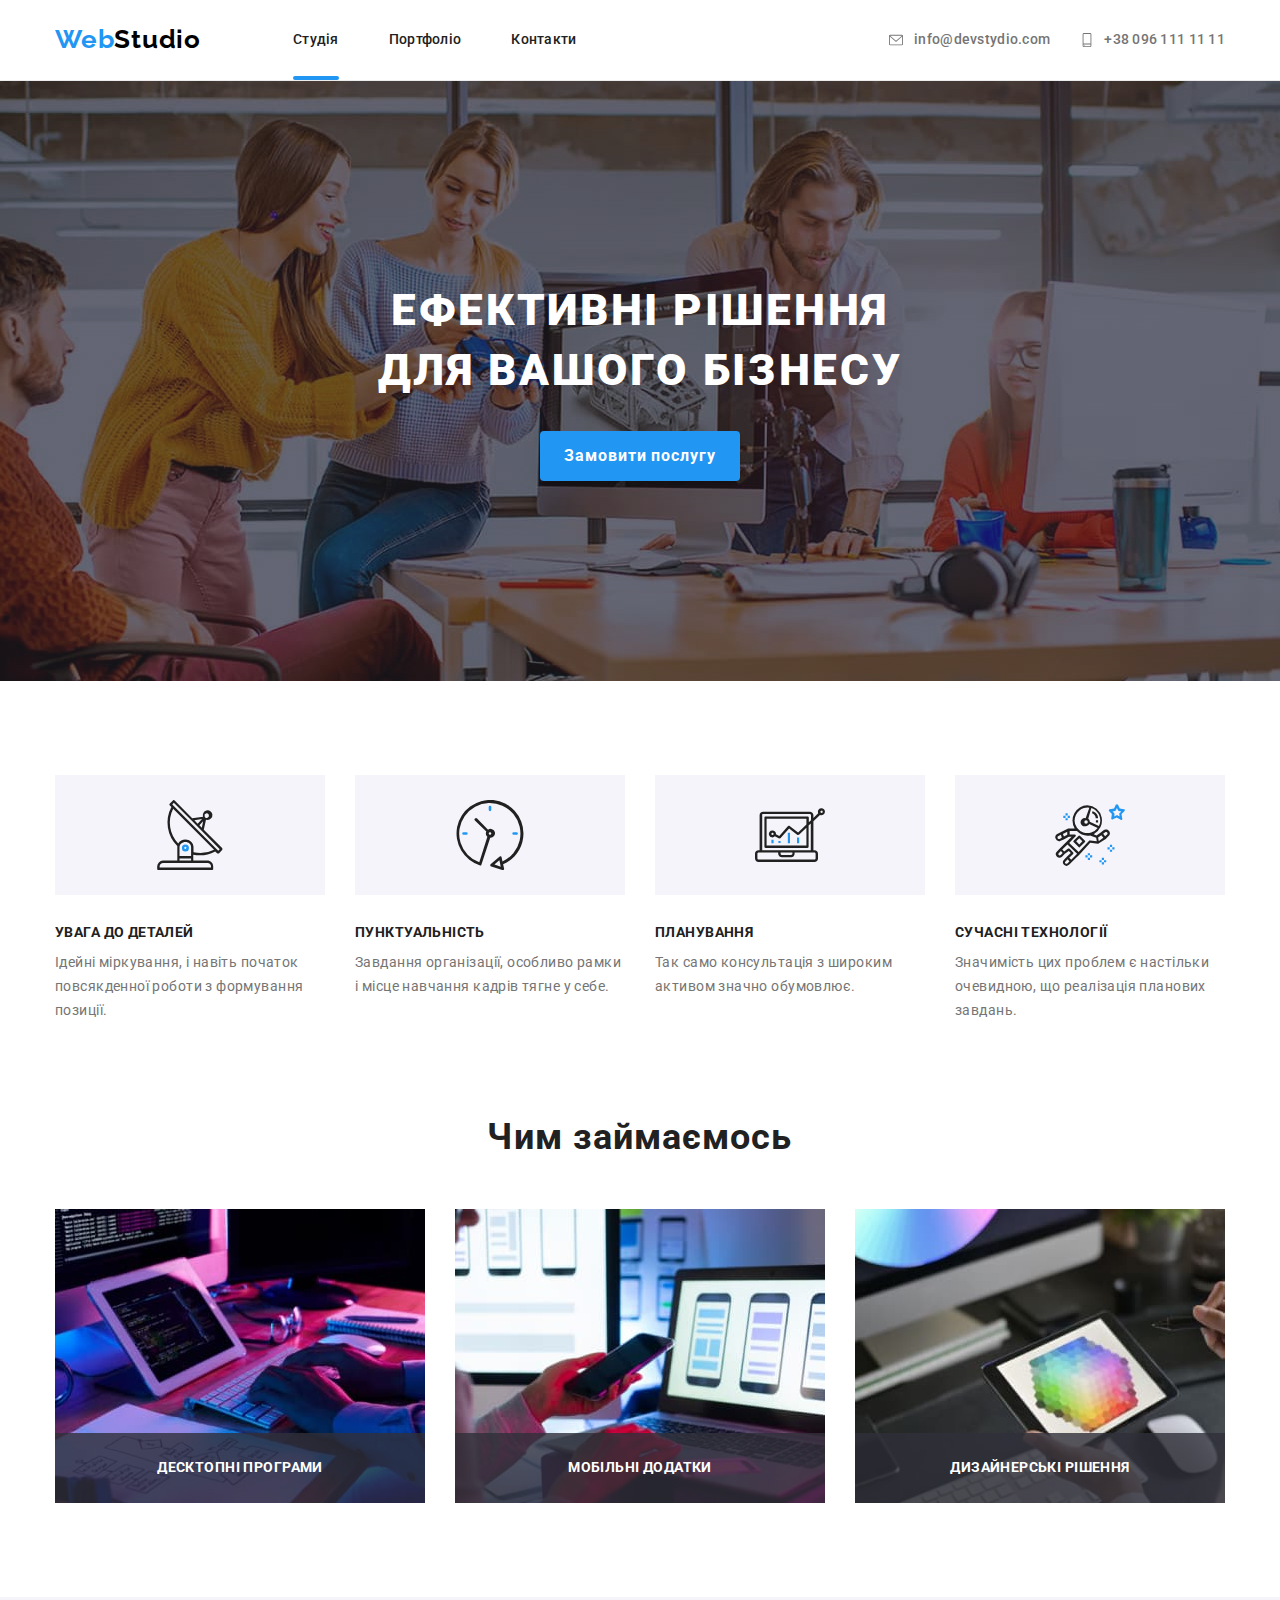
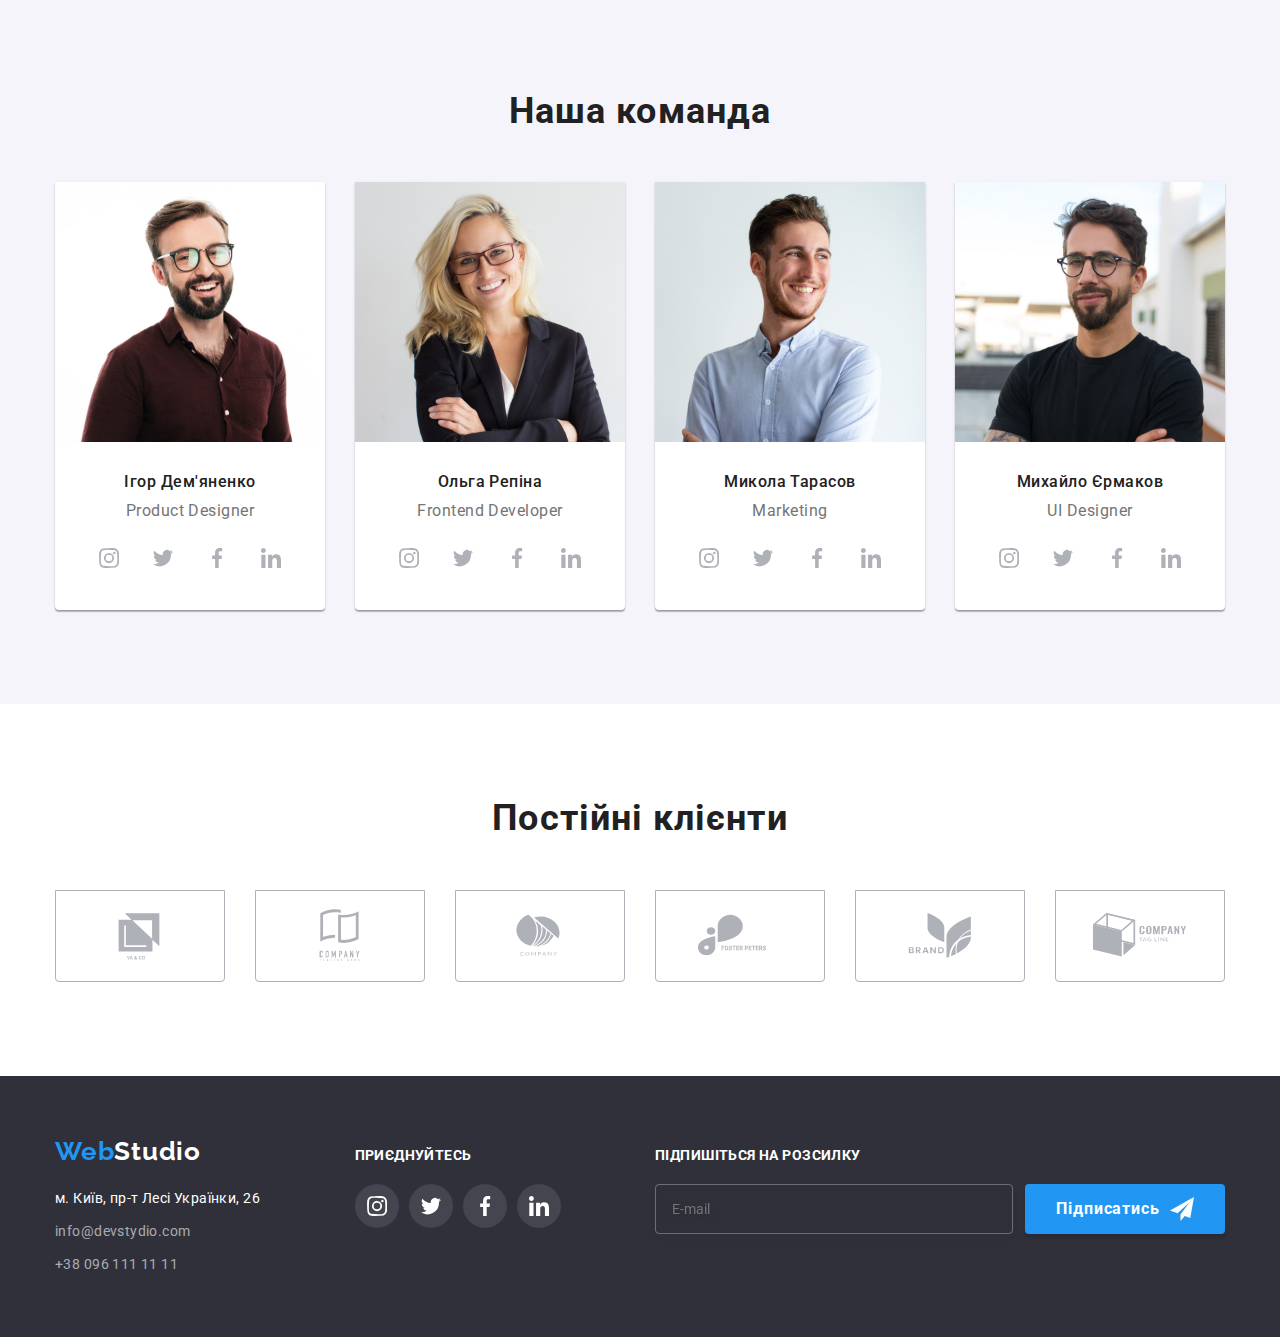
<file: index.html>
<!doctype html>
<html lang="uk-UA">

<head>
    <meta charset="UTF-8">
    <meta http-equiv="X-UA-Compatible" content="IE=edge">
    <meta name="viewport" content="width=device-width, initial-scale=1.0">
    <link rel="preconnect" href="https://fonts.googleapis.com">
    <link rel="preconnect" href="https://fonts.gstatic.com" crossorigin>
    <link href="https://fonts.googleapis.com/css2?family=Raleway:wght@700&family=Roboto:wght@400;500;700;900&display=swap" rel="stylesheet">
    <link rel="stylesheet" href="https://cdnjs.cloudflare.com/ajax/libs/modern-normalize/1.1.0/modern-normalize.min.css">
    <link rel="stylesheet" href="css/main.min.css">
    <title>WebStudio</title>
</head>

<body>
    <!-- Header -->
    <header>
        <!-- Site-nav -->
        <nav class="site-nav">
            <div class="nav container">
                <!-- Logo -->
                <a class="logo" href="./index.html">
                    <span class="logo__color--interactive cursor">Web</span>Studio
                </a>
                <!--Links to other pages or sections of the current page -->
                <ul class="nav__list list">
                    <li class="nav__item"><a href="./index.html" class="nav__link cursor current">Студія</a></li>
                    <li class="nav__item"><a href="./portfolio.html" class="nav__link cursor">Портфоліо</a></li>
                    <li class="nav__item"><a href="./about" class="nav__link cursor">Контакти</a></li>
                </ul>
                <ul class="nav__address list">
                    <li class="nav__item">
                        <a href="mailto:info@devstydio.com" class="nav__link nav__data cursor">
                            <svg class="nav__icon" width="16" height="14">
                            <use href="./images/img/symbol-defs.svg#icon-envelope"></use>
                            </svg> 
                            info@devstydio.com
                        </a>
                    </li>
                    <li class="nav__item">
                        <a href="tel:+380961111111" class="nav__link nav__data cursor">
                            <svg class="nav__icon" width="14" height="16">
                            <use href="./images/img/symbol-defs.svg#icon-smartphone"></use>
                            </svg>
                            +38 096 111 11 11
                        </a>
                    </li>
                </ul>
            </div>
        </nav>
    </header>

    <!-- Main -->
    <main>
        <!-- Hero -->
        <section  class="hero overlay">
            <div class="hero__box">
                <h1 class="hero__title">ефективні рішення <br>для вашого бізнесу</h1>
                <button data-modal-open type="button" class="hero__button cursor">Замовити послугу</button>
            </div>
        </section>
        <!-- Benefits -->
        <section class="benefits">
            <div class="container">
                <ul class="benefits__list list">
                    <li class="benefits__item">
                        <div class="benefits__icon">
                            <svg class="benefits__svg" width="70" height="70">
                                <use href="./images/img/symbol-defs.svg#icon-antenna"></use>
                            </svg>
                        </div>
                        <h3 class="benefits__title">увага до деталей</h3>
                        <p class="benefits__text">Ідейні міркування, і навіть початок повсякденної роботи з формування позиції.</p>
                    </li>
                    <li class="benefits__item">
                        <div class="benefits__icon">
                            <svg class="benefits__svg" width="70" height="70">
                                <use href="./images/img/symbol-defs.svg#icon-clock"></use>
                            </svg>
                        </div>
                        <h3 class="benefits__title">пунктуальність</h3>
                        <p class="benefits__text">Завдання організації, особливо рамки і місце навчання кадрів тягне у себе.</p>
                    </li>
                    <li class="benefits__item">
                        <div class="benefits__icon">
                            <svg class="benefits__svg" width="70" height="70">
                                <use href="./images/img/symbol-defs.svg#icon-diagram"></use>
                            </svg>
                        </div>
                        <h3 class="benefits__title">планування</h3>
                        <p class="benefits__text">Так само консультація з широким активом значно обумовлює.</p>
                    </li>
                    <li class="benefits__item">
                        <div class="benefits__icon">
                            <svg class="benefits__svg" width="70" height="70">
                                <use href="./images/img/symbol-defs.svg#icon-astronaut"></use>
                            </svg>
                        </div>
                        <h3 class="benefits__title">сучасні технології</h3>
                        <p class="benefits__text">Значимість цих проблем є настільки очевидною, що реалізація планових завдань.</p>
                    </li>
                </ul>
            </div>
        </section>
        <!-- What are we doing -->
        <section class="job">
            <div class="container">
                <h2 class="title">Чим займаємось</h2>
                <ul class="list job__list">
                    <li class="job__item">
                            <img  class="no-gap" src="./images/img/box1.jpg" alt="Фото людини, яка пише код" width="370">
                            <p class="job__label">десктопні програми</p>
                    </li>
                    <li class="job__item">
                            <img  class="no-gap" src="./images/img/box2.jpg" alt="Фото людини, яка робить дизайн додатку" width="370">
                            <p class="job__label">мобільні додатки</p>
                    </li>
                    <li class="job__item">
                            <img  class="no-gap" src="./images/img/box3.jpg" alt="Фото людини, яка обирає колір в кольоровому колі Ittena" width="370">
                            <p class="job__label">дизайнерські рішення</p>
                    </li>
                </ul>
            </div>
        </section>
        <!-- Our team -->
        <section class="team">
            <div class="container">
                <h2 class="title">Наша команда</h2>
                <ul class="team__list list">
                    <li class="team__item">
                        <img class="no-gap" src="./images/img/product_designer.jpg" alt="Фото продуктового дизайнера" width="270">
                        <div class="team__box">
                        <h3 class="team__name">Ігор Дем'яненко</h3>
                        <p lang="en" class="team__descridtion">Product Designer</p>
                        <ul class="social list">
                            <li class="social__item cursor">
                                <a href="#" class="social__icon">
                                    <svg class="social__svg" width="20" height="20">
                                        <use href="./images/img/symbol-defs.svg#icon-instagram"></use>
                                    </svg>
                                </a>
                            </li>
                            <li class="social__item cursor">
                                    <a href="#" class="social__icon">
                                    <svg class="social__svg" width="20" height="20">
                                        <use href="./images/img/symbol-defs.svg#icon-twitter"></use>
                                    </svg>
                                </a>
                            </li>
                            <li class="social__item cursor">
                                    <a href="#" class="social__icon">
                                    <svg class="social__svg" width="20" height="20">
                                        <use href="./images/img/symbol-defs.svg#icon-facebook"></use>
                                    </svg>
                                </a>
                            </li>
                            <li class="social__item cursor">
                                <a href="#" class="social__icon">
                                    <svg class="social__svg" width="20" height="20">
                                        <use href="./images/img/symbol-defs.svg#icon-linkedin"></use>
                                    </svg>
                                </a>
                            </li>
                        </ul>
                        </div>
                    </li>
                    <li class="team__item">
                        <img class="no-gap" src="./images/img/frontend_developer.jpg" alt="Фото продуктового дизайнера" width="270">
                        <div class="team__box">
                        <h3 class="team__name">Ольга Репіна</h3>
                        <p lang="en" class="team__descridtion">Frontend Developer</p>
                        <ul class="social list">
                            <li class="social__item cursor">
                                <a href="#" class="social__icon">
                                    <svg class="social__svg" with="20" height="20">
                                        <use href="./images/img/symbol-defs.svg#icon-instagram"></use>
                                    </svg>
                                </a>
                            </li>
                            <li class="social__item cursor">
                                <a href="#" class="social__icon">
                                    <svg class="social__svg" with="20" height="20">
                                        <use href="./images/img/symbol-defs.svg#icon-twitter"></use>
                                    </svg>
                                </a>
                            </li>
                            <li class="social__item cursor">
                                <a href="#" class="social__icon">
                                    <svg class="social__svg" with="20" height="20">
                                        <use href="./images/img/symbol-defs.svg#icon-facebook"></use>
                                    </svg>
                                </a>
                            </li>
                            <li class="social__item cursor">
                                <a href="#" class="social__icon">
                                    <svg class="social__svg" with="20" height="20">
                                        <use href="./images/img/symbol-defs.svg#icon-linkedin"></use>
                                    </svg>
                                </a>
                            </li>
                        </ul>
                        </div>
                    </li>
                    <li class="team__item">
                        <img class="no-gap" src="./images/img/marketing.jpg" alt="Фото продуктового дизайнера" width="270">
                        <div class="team__box">
                        <h3 class="team__name">Микола Тарасов</h3>
                        <p lang="en" class="team__descridtion">Marketing</p>
                        <ul class="social list">
                            <li class="social__item cursor">
                                <a href="#" class="social__icon">
                                    <svg class="social__svg" with="20" height="20">
                                        <use href="./images/img/symbol-defs.svg#icon-instagram"></use>
                                    </svg>
                                </a>
                            </li>
                            <li class="social__item cursor">
                                <a href="#" class="social__icon">
                                    <svg class="social__svg" with="20" height="20">
                                        <use href="./images/img/symbol-defs.svg#icon-twitter"></use>
                                    </svg>
                                </a>
                            </li>
                            <li class="social__item cursor">
                                <a href="#" class="social__icon">
                                    <svg class="social__svg" with="20" height="20">
                                        <use href="./images/img/symbol-defs.svg#icon-facebook"></use>
                                    </svg>
                                </a>
                            </li>
                            <li class="social__item cursor">
                                <a href="#" class="social__icon">
                                    <svg class="social__svg" with="20" height="20">
                                        <use href="./images/img/symbol-defs.svg#icon-linkedin"></use>
                                    </svg>
                                </a>
                            </li>
                        </ul>
                        </div>
                    </li>
                    <li class="team__item">
                        <img class="no-gap" src="./images/img/ui_designer.jpg" alt="Фото продуктового дизайнера" width="270">
                        <div class="team__box">
                        <h3 class="team__name">Михайло Єрмаков</h3>
                        <p lang="en" class="team__descridtion">UI Designer</p>
                        <ul class="social list">
                            <li class="social__item cursor">
                                <a href="#" class="social__icon">
                                    <svg class="social__svg" with="20" height="20">
                                        <use href="./images/img/symbol-defs.svg#icon-instagram"></use>
                                    </svg>
                                </a>
                            </li>
                            <li class="social__item cursor">
                                <a href="#" class="social__icon">
                                    <svg class="social__svg" with="20" height="20">
                                        <use href="./images/img/symbol-defs.svg#icon-twitter"></use>
                                    </svg>
                                </a>
                            </li>
                            <li class="social__item cursor">
                                <a href="#" class="social__icon">
                                    <svg class="social__svg" with="20" height="20">
                                        <use href="./images/img/symbol-defs.svg#icon-facebook"></use>
                                    </svg>
                                </a>
                            </li>
                            <li class="social__item cursor">
                                <a href="#" class="social__icon">
                                    <svg class="social__svg" with="20" height="20">
                                        <use href="./images/img/symbol-defs.svg#icon-linkedin"></use>
                                    </svg>
                                </a>
                            </li>
                        </ul>
                        </div>
                    </li>
                </ul>
            </div>
        </section>
        <!-- Our clients -->
        <section class="client">
            <div class="container">
                <h2 class="title">Постійні клієнти</h2>
                <ul class="client__list list">
                    <li class="client__item">
                        <a href="#" class="client__icon">
                            <svg class="client__svg" width="106" height="60">
                                <use href="./images/img/symbol-defs.svg#icon-group-1"></use>
                            </svg>
                        </a>
                    </li>
                    <li class="client__item">
                        <a href="#" class="client__icon">
                            <svg class="client__svg" width="106" height="60">
                                <use href="./images/img/symbol-defs.svg#icon-group-2"></use>
                            </svg>
                        </a>
                    </li>
                    <li class="client__item">
                        <a href="#" class="client__icon">
                            <svg class="client__svg" width="106" height="60">
                                <use href="./images/img/symbol-defs.svg#icon-group-3"></use>
                            </svg>
                        </a>
                    </li>
                    <li class="client__item">
                        <a href="#" class="client__icon">
                            <svg class="client__svg" width="106" height="60">
                                <use href="./images/img/symbol-defs.svg#icon-group-4"></use>
                            </svg>
                        </a>
                    </li>
                    <li class="client__item">
                        <a href="#" class="client__icon">
                            <svg class="client__svg" width="106" height="60">
                                <use href="./images/img/symbol-defs.svg#icon-group-5"></use>
                            </svg>
                        </a>
                    </li>
                    <li class="client__item">
                        <a href="#" class="client__icon">
                            <svg class="client__svg" width="106" height="60">
                                <use href="./images/img/symbol-defs.svg#icon-group-6"></use>
                            </svg>
                        </a>
                    </li>
                </ul>
            </div>
        </section>
        <!-- Modal -->
        <div  data-modal class="backdrop is-hidden">
            <form class="modal" autocomplete="off">
                <button  data-modal-close type="button" class="modal__button cursor">
                    <svg class="modal__close-icon" width="18" height="18">
                        <use href="./images/img/symbol-defs.svg#icon-close-black-18dp"></use>
                    </svg>
                </button>
                <div class="form" role="group">
                    <h4 class="form__text">Залишіть свої дані, ми вам передзвонимо</h4>
                    <div class="form__field">
                        <label class="form__label" for="name">Ім'я</label>
                            <input class="form__input" type="text" name="name" id="name">
                            <svg class="form__svg" width="18" height="18">
                                <use href="./images/img/symbol-defs.svg#icon-person-black-18dp"></use>
                            </svg>
                    </div>
                    
                    <div class="form__field">
                        <label class="form__label" for="tel">Телефон</label>
                        <input class="form__input" type="tel" name="tel" id="tel">
                        <svg class="form__svg" width="18" height="18">
                            <use href="./images/img/symbol-defs.svg#icon-phone-black-18dp"></use>
                        </svg>
                    </div>
                    
                    <div class="form__field">
                        <label class="form__label" for="mail">Пошта</label>
                        <input class="form__input" type="email" name="mail" id="mail">
                        <svg class="form__svg" width="18" height="18">
                            <use href="./images/img/symbol-defs.svg#icon-email-black-18dp"></use>
                        </svg>
                    </div>
                    
                    <div class="form__field">
                        <label class="form__label" for="comment">Коментар</label>
                        <textarea class="form__text-area" name="comment" id="comment" rows="5" placeholder="Введіть текст"></textarea>
                    </div>

                    <label class="form__checkbox cursor">
                        <input class="form__checkbox-input cursor" type="checkbox" name="policy">
                        <svg class="form__checkbox-svg" width="16" height="15">
                            <use href="./images/img/symbol-defs.svg#icon-check"></use>
                        </svg>
                        Погоджуюся з розсилкою та приймаю <a class="form__policy" href="#">Умови договору</a>
                    </label>
                    <button class="form__submit" type="submit">Відправити</button>
                </div>
            </form>
        </div>
    </main>
    <!-- Footer -->
    <footer>
        <div class="footer container">
            <div>
            <!-- Footer content -->
                <!-- Footer logo -->
                <p class="footer__logo"><span class="logo__color--interactive">Web</span>Studio</p>
                <!-- Contact -->
                <div>
                    <address class="contact">м. Київ, пр-т Лесі Українки, 26</address>
                    <a href="mailto:info@devstydio.com" class="contact__address">info@devstydio.com</a><br>
                    <a href="tel:+380961111111" class="contact__address">+38 096 111 11 11</a>
                </div>
            </div>
            <!-- Join -->
            <div class="join">
                <p class="join__text">приєднуйтесь</p>
                <ul class="join__list social list">
                    <li class="cursor">
                        <a href="#" class="join__social">
                            <svg class="join__svg" width="20" height="20">
                                <use href="./images/img/symbol-defs.svg#icon-instagram"></use>
                            </svg>
                        </a>
                    </li>
                    <li class="cursor">
                        <a href="#" class="join__social">
                            <svg class="join__svg" width="20" height="20">
                                <use href="./images/img/symbol-defs.svg#icon-twitter"></use>
                            </svg>
                        </a>
                    </li>
                    <li class="cursor">
                        <a href="#" class="join__social">
                            <svg class="join__svg" width="20" height="20">
                                <use href="./images/img/symbol-defs.svg#icon-facebook"></use>
                            </svg>
                        </a>
                    </li>
                    <li class="cursor">
                        <a href="#" class="join__social">
                            <svg class="join__svg" width="20" height="20">
                                <use href="./images/img/symbol-defs.svg#icon-linkedin"></use>
                            </svg>
                        </a>
                    </li>
                </ul>
            </div>
            <!-- Subscribe-form -->
            <form class="subscribe">
                <p class="subscribe__text">підпишіться на розсилку</p>
                <div class="subscribe__box">
                    <div class="subscribe__form">
                        <input class="subscribe__email" type="email" name="email" id="footer-email" placeholder="E-mail">
                    </div>
                    <button class="subscribe__button cursor" type="button">
                        <p class="subscribe__button-text">Підписатись</p>
                        <svg class="subscribe__svg" width="24" height="24">
                            <use href="./images/img/symbol-defs.svg#icon-send"></use>
                        </svg>
                    </button>
                </div>
            </form>
        </div>
    </footer>
    <script src="./js/modal.js"></script>
</body>

</html>
</file>
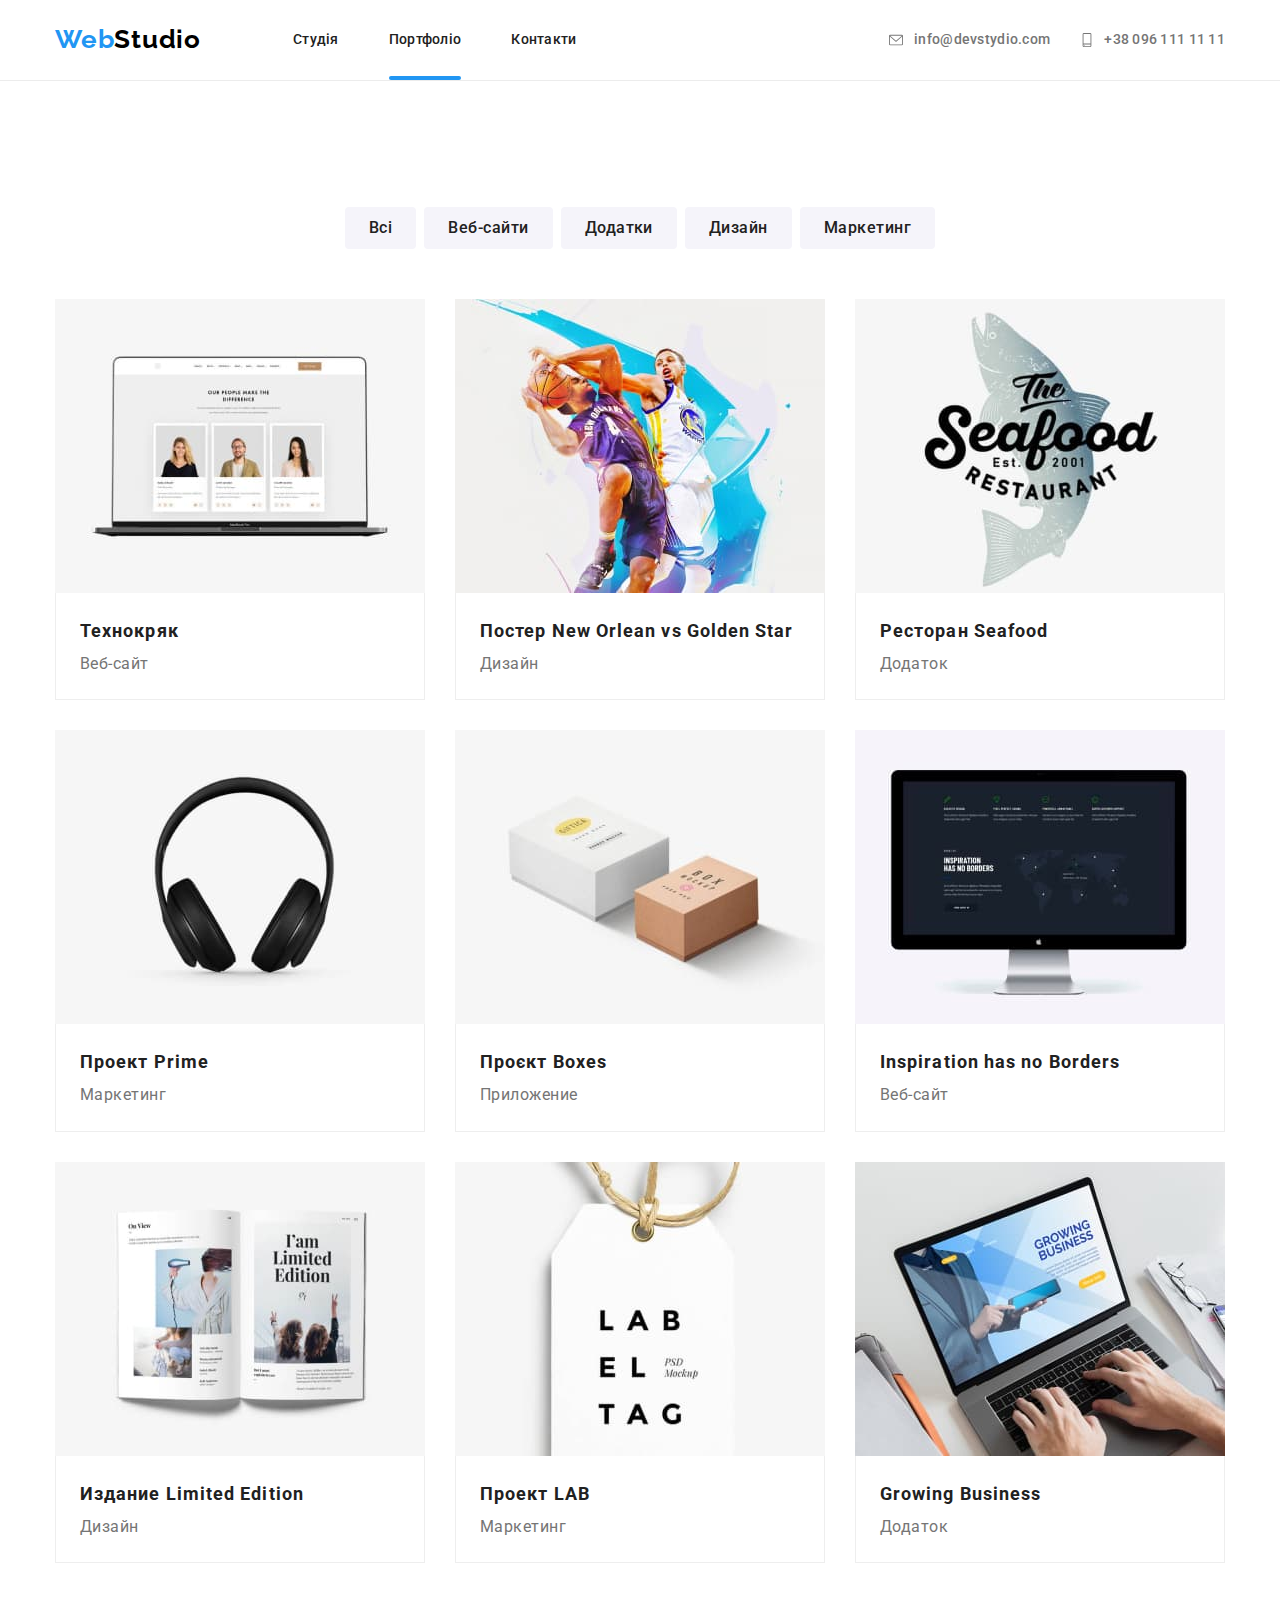
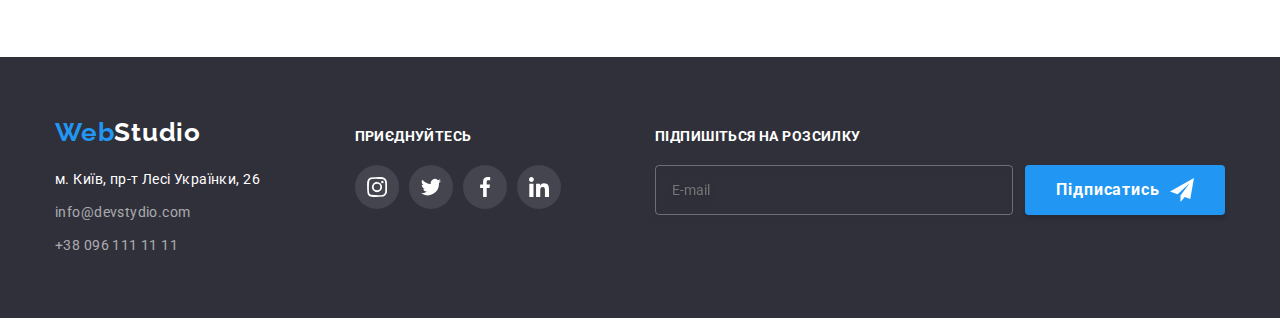
<file: portfolio.html>
<!DOCTYPE html>
<html lang="en">
<head>
    <meta charset="UTF-8">
    <meta http-equiv="X-UA-Compatible" content="IE=edge">
    <meta name="viewport" content="width=device-width, initial-scale=1.0">
    <link rel="preconnect" href="https://fonts.googleapis.com">
    <link rel="preconnect" href="https://fonts.gstatic.com" crossorigin>
    <link href="https://fonts.googleapis.com/css2?family=Raleway:wght@700&family=Roboto:wght@400;500;700;900&display=swap"
    rel="stylesheet">
    <link rel="stylesheet" href="https://cdnjs.cloudflare.com/ajax/libs/modern-normalize/1.1.0/modern-normalize.min.css">
    <link rel="stylesheet" href="css/main.min.css">
    <title>Portfolio</title>
</head>
<body>
    <!-- Header -->
    <header>
        <!-- Site-nav -->
        <nav class="site-nav">
            <div class="nav container">
                <!-- Logo -->
                <a class="logo" href="./index.html">
                    <span class="logo__color--interactive cursor">Web</span>Studio
                </a>
                <!--Links to other pages or sections of the current page -->
                <ul class="nav__list list">
                    <li class="nav__item"><a href="./index.html" class="nav__link cursor">Студія</a></li>
                    <li class="nav__item"><a href="./portfolio.html" class="nav__link cursor current">Портфоліо</a></li>
                    <li class="nav__item"><a href="./about" class="nav__link cursor">Контакти</a></li>
                </ul>
                <ul class="nav__address list">
                    <li class="nav__item">
                        <a href="mailto:info@devstydio.com" class="nav__link nav__data cursor">
                            <svg class="nav__icon" width="16" height="14">
                                <use href="./images/img/symbol-defs.svg#icon-envelope"></use>
                            </svg>
                            info@devstydio.com
                        </a>
                    </li>
                    <li class="nav__item">
                        <a href="tel:+380961111111" class="nav__link nav__data cursor">
                            <svg class="nav__icon" width="14" height="16">
                                <use href="./images/img/symbol-defs.svg#icon-smartphone"></use>
                            </svg>
                            +38 096 111 11 11
                        </a>
                    </li>
                </ul>
            </div>
        </nav>
    </header>
    <!-- Main portfolio -->
    <main>
        <section class="portfolio-main">
            <div class="container">
                <h1 class="invisible">Наші роботи</h1>
                <!-- Portfolio filter -->
                <ul class="filter list">
                    <li>
                        <button type="button" class="filter__button cursor">Всі</button>
                    </li>
                    <li> 
                        <button type="button" class="filter__button cursor">Веб-сайти</button>
                    </li>
                    <li> 
                        <button type="button" class="filter__button cursor">Додатки</button>
                    </li>   
                    <li> 
                        <button type="button" class="filter__button cursor">Дизайн</button>
                    </li>
                    <li> 
                        <button type="button" class="filter__button cursor">Маркетинг</button>
                    </li>
                </ul>
                <ul class="card-set list">
                    <li class="cursor">
                        <div class="card-set__filter">
                            <div class="card-set__box">
                                <img class="no-gap" src="./images/img-portfolio/img-0.jpg" alt="Фото ноутбука з відкритою веб сторінкою" width="370">
                                <div class="card-set__overlay">
                                    <p class="card-set__text">Lorem ipsum dolor sit amet consectetur adipisicing elit. Laboriosam, nisi dolorem? Maiores sint repellat fugit laudantium, quis mollitia itaque voluptate molestias voluptas dolores doloribus dicta? Quisquam nisi mollitia quos sequi!
                                    </p>
                                </div>
                            </div>
                            <div class="card-set__sub">
                                <h2 class="card-set__subject">Технокряк</h2>
                                <p class="card-set__name">Веб-сайт</p>
                            </div>
                        </div>
                    </li>
                    <li class="cursor">
                        <div class="card-set__filter">
                            <div class="card-set__box">
                                <img class="no-gap" src="./images/img-portfolio/img-1.jpg" alt="Фото людей граючих в баскетбол" width="370">
                                <div class="card-set__overlay">
                                    <p class="card-set__text">Lorem ipsum dolor sit amet consectetur adipisicing elit. Laboriosam, nisi dolorem? Maiores sint repellat fugit laudantium, quis mollitia itaque voluptate molestias voluptas dolores doloribus dicta? Quisquam nisi mollitia quos sequi!
                                    </p>
                                </div>
                            </div>
                            <div class="card-set__sub">
                                <h2 class="card-set__subject">Постер New Orlean vs Golden Star</h2>
                                <p class="card-set__name">Дизайн</p>
                            </div>
                        </div>
                    </li>
                    <li class="cursor">
                        <div class="card-set__filter">
                            <div class="card-set__box">
                                <img class="no-gap" src="./images/img-portfolio/img-2.jpg" alt="Плашкаресторану морської риби" width="370">
                                <div class="card-set__overlay">
                                    <p class="card-set__text">Lorem ipsum dolor sit amet consectetur adipisicing elit. Laboriosam, nisi dolorem? Maiores sint repellat fugit laudantium, quis mollitia itaque voluptate molestias voluptas dolores doloribus dicta? Quisquam nisi mollitia quos sequi!
                                    </p>
                                </div>
                            </div>
                            <div class="card-set__sub">
                                <h2 class="card-set__subject">Ресторан Seafood</h2>
                                <p class="card-set__name">Додаток</p>
                            </div>
                        </div>
                    </li>
                    <li class="cursor">
                        <div class="card-set__filter">
                            <div class="card-set__box">
                                <img class="no-gap" src="./images/img-portfolio/img-3.jpg" alt="Фото навушників" width="370">
                                <div class="card-set__overlay">
                                    <p class="card-set__text">Lorem ipsum dolor sit amet consectetur adipisicing elit. Laboriosam, nisi dolorem? Maiores sint repellat fugit laudantium, quis mollitia itaque voluptate molestias voluptas dolores doloribus dicta? Quisquam nisi mollitia quos sequi!
                                    </p>
                                </div>
                            </div>
                            <div class="card-set__sub">
                                <h2 class="card-set__subject">Проект Prime</h2>
                                <p class="card-set__name">Маркетинг</p>
                            </div>
                        </div>
                    </li>
                    <li class="cursor">
                        <div class="card-set__filter">
                            <div class="card-set__box">
                                <img class="no-gap" src="./images/img-portfolio/img-4.jpg" alt="Фото двох кробок" width="370">
                                <div class="card-set__overlay">
                                    <p class="card-set__text">Lorem ipsum dolor sit amet consectetur adipisicing elit. Laboriosam, nisi dolorem? Maiores sint repellat fugit laudantium, quis mollitia itaque voluptate molestias voluptas dolores doloribus dicta? Quisquam nisi mollitia quos sequi!
                                    </p>
                                </div>
                            </div>
                            <div class="card-set__sub">
                                <h2 class="card-set__subject">Проєкт Boxes</h2>
                                <p class="card-set__name">Приложение</p>
                            </div>
                        </div>
                    </li>
                    <li class="cursor">
                        <div class="card-set__filter">
                            <div class="card-set__box">
                                <img class="no-gap" src="./images/img-portfolio/img-5.jpg" alt="Фото включеного моноблока" width="370">
                                <div class="card-set__overlay">
                                    <p class="card-set__text">Lorem ipsum dolor sit amet consectetur adipisicing elit. Laboriosam, nisi dolorem? Maiores sint repellat fugit laudantium, quis mollitia itaque voluptate molestias voluptas dolores doloribus dicta? Quisquam nisi mollitia quos sequi!
                                    </p>
                                </div>  
                            </div>
                            <div class="card-set__sub">
                                <h2 class="card-set__subject" lang="en">Inspiration has no Borders</h2>
                                <p class="card-set__name">Веб-сайт</p>
                            </div>
                        </div>
                    </li>
                    <li class="cursor">
                        <div class="card-set__filter">
                            <div class="card-set__box">
                                <img class="no-gap" src="./images/img-portfolio/img-6.jpg" alt="Фото відкритої книги" width="370">
                                <div class="card-set__overlay">
                                    <p class="card-set__text">Lorem ipsum dolor sit amet consectetur adipisicing elit. Laboriosam, nisi dolorem? Maiores sint repellat fugit laudantium, quis mollitia itaque voluptate molestias voluptas dolores doloribus dicta? Quisquam nisi mollitia quos sequi!
                                    </p>
                                </div>
                            </div>
                            <div class="card-set__sub">
                                <h2 class="card-set__subject">Издание Limited Edition</h2>
                                <p class="card-set__name">Дизайн</p>
                            </div>
                        </div>
                    </li>
                    <li class="cursor">
                        <div class="card-set__filter">
                            <div class="card-set__box">
                                <img class="no-gap" src="./images/img-portfolio/img-7.jpg" alt="Фото етикетки від одягу" width="370">
                                <div class="card-set__overlay">
                                    <p class="card-set__text">Lorem ipsum dolor sit amet consectetur adipisicing elit. Laboriosam, nisi dolorem? Maiores sint repellat fugit laudantium, quis mollitia itaque voluptate molestias voluptas dolores doloribus dicta? Quisquam nisi mollitia quos sequi!
                                    </p>
                                </div>
                            </div>
                            <div class="card-set__sub">
                                <h2 class="card-set__subject">Проект LAB</h2>
                                <p class="card-set__name">Маркетинг</p>
                            </div>
                        </div>
                    </li>
                    <li class="cursor">
                        <div class="card-set__filter">
                            <div class="card-set__box">
                                <img class="no-gap" src="./images/img-portfolio/img-8.jpg" alt="Фото з руками людини яка працює за ноутбуком" width="370">
                                <div class="card-set__overlay">
                                    <p class="card-set__text">Lorem ipsum dolor sit amet consectetur adipisicing elit. Laboriosam, nisi dolorem? Maiores sint repellat fugit laudantium, quis mollitia itaque voluptate molestias voluptas dolores doloribus dicta? Quisquam nisi mollitia quos sequi!
                                    </p>
                                </div>
                            </div>
                            <div class="card-set__sub">
                                <h2 class="card-set__subject" lang="en">Growing Business</h2>
                                <p class="card-set__name">Додаток</p>
                            </div>
                        </div>
                    </li>
                </ul>
            </div>
        </section>

    </main>
    <!-- Footer -->
    <footer>
        <div class="footer container">
            <div>
                <!-- Footer content -->
                <!-- Footer logo -->
                <p class="footer__logo"><span class="logo__color--interactive">Web</span>Studio</p>
                <!-- Contact -->
                <div>
                    <address class="contact">м. Київ, пр-т Лесі Українки, 26</address>
                    <a href="mailto:info@devstydio.com" class="contact__address">info@devstydio.com</a><br>
                    <a href="tel:+380961111111" class="contact__address">+38 096 111 11 11</a>
                </div>
            </div>
            <!-- Join -->
            <div class="join">
                <p class="join__text">приєднуйтесь</p>
                <ul class="join__list social list">
                    <li class="cursor">
                        <a href="#" class="join__social">
                            <svg class="join__svg" width="20" height="20">
                                <use href="./images/img/symbol-defs.svg#icon-instagram"></use>
                            </svg>
                        </a>
                    </li>
                    <li class="cursor">
                        <a href="#" class="join__social">
                            <svg class="join__svg" width="20" height="20">
                                <use href="./images/img/symbol-defs.svg#icon-twitter"></use>
                            </svg>
                        </a>
                    </li>
                    <li class="cursor">
                        <a href="#" class="join__social">
                            <svg class="join__svg" width="20" height="20">
                                <use href="./images/img/symbol-defs.svg#icon-facebook"></use>
                            </svg>
                        </a>
                    </li>
                    <li class="cursor">
                        <a href="#" class="join__social">
                            <svg class="join__svg" width="20" height="20">
                                <use href="./images/img/symbol-defs.svg#icon-linkedin"></use>
                            </svg>
                        </a>
                    </li>
                </ul>
            </div>
            <!-- Subscribe-form -->
            <form class="subscribe">
                <p class="subscribe__text">підпишіться на розсилку</p>
                <div class="subscribe__box">
                    <div class="subscribe__form">
                        <input class="subscribe__email" type="email" name="email" id="footer-email" placeholder="E-mail">
                    </div>
                    <button class="subscribe__button cursor" type="button">
                        <p class="subscribe__button-text">Підписатись</p>
                        <svg class="subscribe__svg" width="24" height="24">
                            <use href="./images/img/symbol-defs.svg#icon-send"></use>
                        </svg>
                    </button>
                </div>
            </form>
        </div>
    </footer>
</body>
</html>
</file>
<file: css/main.min.css>
:root{--primary-headlines-color: #212121;--secondary-text-color: #FFFFFF;--text-color: #757575;--interactive-color: #2196F3;--accent-color-shadow: #188ce8;--primary-bcg-color: #FFFFFF;--secondary-bcg-color: #E5E5E5;--trethiary-bcg-color: #F5F4FA;--hero-bcg-color: #2F303A;--overlay-color: rgba(47, 48, 58, 0.4);--secondary-overlay-color: rgba(47, 48, 58, 0.8);--icon-color: #AFB1B8;--form-border-color: rgba(255, 255, 255, 0.3);--form-text-color: rgba(255, 255, 255, 0.6);--font-family-primary: "Roboto", sans-serif;--transition-duration: 250ms;--transition-timing-function: cubic-bezier(0.4, 0, 0.2, 1) }body{font-family:var(--font-family-primary);background-color:var(--primary-bcg-color);color:var(--primary-headlines-color);font-size:14px;letter-spacing:.02em}.container{margin-left:auto;margin-right:auto;width:1200px;padding-left:15px;padding-right:15px}.cursor{cursor:pointer}.list{list-style:none;margin-top:0px;margin-bottom:0px;-webkit-padding-start:0px;padding-inline-start:0px}h1,h2,h3,h4,h5,h6,p{margin-top:0;margin-bottom:0}.title{margin-bottom:50px;font-weight:700;font-size:36px;line-height:1.16;text-align:center;letter-spacing:.03em}.current::after{content:"";position:absolute;left:0;bottom:0;border-radius:2px;display:block;width:100%;height:4px;background-color:var(--interactive-color)}.portfolio-main,.client,.team,.job,.benefits{padding-top:94px;padding-bottom:94px}.site-nav{background-color:var(--primary-bcg-color);border-bottom:1px solid #ececec}.nav{display:-webkit-box;display:-ms-flexbox;display:flex;-webkit-box-align:center;-ms-flex-align:center;align-items:center;-webkit-box-pack:justify;-ms-flex-pack:justify;justify-content:space-between}.nav__list{display:-webkit-box;display:-ms-flexbox;display:flex;margin-left:92px;gap:50px}.nav__link{position:relative;display:block;padding-top:32px;padding-bottom:32px;color:var(--primary-headlines-color);text-decoration:none;line-height:1.14;font-weight:500}.nav__address{display:-webkit-box;display:-ms-flexbox;display:flex;margin-left:auto;gap:30px}.nav__data{display:-webkit-box;display:-ms-flexbox;display:flex;-webkit-box-align:center;-ms-flex-align:center;align-items:center;color:var(--text-color);text-decoration:none;line-height:1.14;font-weight:500;-webkit-transition:color var(--transition-duration) var(--transition-timing-function);transition:color var(--transition-duration) var(--transition-timing-function)}.nav__icon{margin-right:10px;fill:var(--text-color);-webkit-transition:fill var(--transition-duration) var(--transition-timing-function);transition:fill var(--transition-duration) var(--transition-timing-function)}.nav__link:hover,.nav__link:focus,.nav__data:hover .nav__icon,.nav__data:focus .nav__icon{color:var(--interactive-color);fill:var(--interactive-color);-webkit-transition:fill var(--transition-duration) var(--transition-timing-function),color var(--transition-duration) var(--transition-timing-function);transition:fill var(--transition-duration) var(--transition-timing-function),color var(--transition-duration) var(--transition-timing-function)}.logo{color:#000;text-decoration:none;font-family:"Raleway";font-weight:700;font-size:26px;line-height:1.2;letter-spacing:.03em}.logo__color--interactive{color:var(--interactive-color)}.overlay{max-width:1600px;min-height:600px;margin-left:auto;margin-right:auto;background-image:-webkit-gradient(linear, left top, left bottom, from(var(--overlay-color)), to(var(--overlay-color))),url("../images/img/hero-photo.jpg ");background-image:linear-gradient(var(--overlay-color), var(--overlay-color)),url("../images/img/hero-photo.jpg ");background-size:cover;background-position:center}.hero{text-align:center;background-color:var(--hero-bcg-color)}.hero__box{padding-top:200px;padding-bottom:200px}.hero__title{color:var(--secondary-text-color);font-weight:900;font-size:44px;line-height:1.36;letter-spacing:.06em;text-transform:uppercase}.hero__button{display:inline-block;margin-top:30px;width:200px;height:50px;color:var(--secondary-text-color);background-color:var(--interactive-color);font-weight:700;font-size:16px;line-height:1.88;-webkit-box-align:center;-ms-flex-align:center;align-items:center;text-align:center;letter-spacing:.06em;border-color:rgba(0,0,0,0);border-radius:4px;-webkit-box-shadow:0px 4px 4px rgba(0,0,0,.15);box-shadow:0px 4px 4px rgba(0,0,0,.15);-webkit-transition:background-color var(--transition-duration) var(--transition-timing-function);transition:background-color var(--transition-duration) var(--transition-timing-function)}.hero__button:hover,.hero__button:focus{background-color:var(--accent-color-shadow);-webkit-transition:background-color var(--transition-duration) var(--transition-timing-function);transition:background-color var(--transition-duration) var(--transition-timing-function)}.benefits{padding-bottom:0}.benefits__list{display:-webkit-box;display:-ms-flexbox;display:flex;-webkit-box-pack:center;-ms-flex-pack:center;justify-content:center;gap:30px}.benefits__item{width:270px}.benefits__icon{display:-webkit-box;display:-ms-flexbox;display:flex;width:270px;height:120px;margin-bottom:30px;background-color:var(--trethiary-bcg-color)}.benefits__svg{margin-top:25px;margin-bottom:25px;margin-left:100px;margin-right:100px}.benefits__title{margin-bottom:10px;font-weight:700;font-size:14px;line-height:1.14;letter-spacing:.03em;text-transform:uppercase}.benefits__text{color:var(--text-color);line-height:1.71;letter-spacing:.03em}.job__list{display:-webkit-box;display:-ms-flexbox;display:flex;-webkit-box-pack:center;-ms-flex-pack:center;justify-content:center;gap:30px}.job__item{position:relative}.job__item::before{content:"";display:inline-block;position:absolute;left:0;bottom:0;width:100%;height:70px;background-color:var(--secondary-overlay-color)}.job__label{position:absolute;left:50%;bottom:27px;-webkit-transform:translate(-50%);transform:translate(-50%);font-weight:700;font-size:14px;line-height:1.14;letter-spacing:.03em;text-align:center;text-transform:uppercase;color:var(--secondary-text-color)}.team{background-color:var(--trethiary-bcg-color);background-repeat:no-repeat;background-position:center}.team__list{display:-webkit-box;display:-ms-flexbox;display:flex;-webkit-box-pack:center;-ms-flex-pack:center;justify-content:center;gap:30px}.team__item{background-color:var(--primary-bcg-color);width:270px;-webkit-box-shadow:0px 1px 3px rgba(0,0,0,.12),0px 1px 1px rgba(0,0,0,.14),0px 2px 1px rgba(0,0,0,.2);box-shadow:0px 1px 3px rgba(0,0,0,.12),0px 1px 1px rgba(0,0,0,.14),0px 2px 1px rgba(0,0,0,.2);border-radius:0px 0px 4px 4px}.team__box{padding-top:30px;padding-bottom:30px}.team__name{padding-bottom:10px;font-size:16px;line-height:1.19;letter-spacing:.03em;text-align:center;font-weight:500}.team__descridtion{color:var(--text-color);font-size:16px;line-height:1.19;text-align:center;letter-spacing:.03em}.social{display:-webkit-box;display:-ms-flexbox;display:flex;-webkit-box-pack:center;-ms-flex-pack:center;justify-content:center;margin-top:16px;margin-left:32px;margin-right:32px;gap:10px}.social__item{width:44px;height:44px}.social__icon{display:-webkit-box;display:-ms-flexbox;display:flex;border-radius:100%;-webkit-transition:background-color var(--transition-duration) var(--transition-timing-function);transition:background-color var(--transition-duration) var(--transition-timing-function)}.social__icon:hover,.social__icon:focus,.social__icon:hover .social__svg,.social__icon:focus .social__svg{fill:var(--secondary-text-color);background-color:var(--interactive-color);-webkit-transition:fill var(--transition-duration) var(--transition-timing-function),background-color var(--transition-duration) var(--transition-timing-function);transition:fill var(--transition-duration) var(--transition-timing-function),background-color var(--transition-duration) var(--transition-timing-function)}.social__svg{margin:12px;width:44px;fill:var(--icon-color);-webkit-transition:fill var(--transition-duration) var(--transition-timing-function);transition:fill var(--transition-duration) var(--transition-timing-function)}.client__list{display:-webkit-box;display:-ms-flexbox;display:flex;-webkit-box-pack:center;-ms-flex-pack:center;justify-content:center;gap:30px}.client__icon{display:-webkit-box;display:-ms-flexbox;display:flex;-webkit-box-pack:center;-ms-flex-pack:center;justify-content:center;-webkit-box-align:center;-ms-flex-align:center;align-items:center;width:170px;height:92px;border:1px solid var(--icon-color);border-radius:0px 0px 4px 4px;-webkit-transition:border var(--transition-duration) var(--transition-timing-function);transition:border var(--transition-duration) var(--transition-timing-function)}.client__icon:hover,.client__icon:focus{border-color:var(--interactive-color);-webkit-transition:border-color var(--transition-duration) var(--transition-timing-function);transition:border-color var(--transition-duration) var(--transition-timing-function)}.client__svg{fill:var(--icon-color);-webkit-transition:fill var(--transition-duration) var(--transition-timing-function);transition:fill var(--transition-duration) var(--transition-timing-function)}.client__icon:hover .client__svg,.client__icon:focus .client__svg{fill:var(--interactive-color);-webkit-transition:fill var(--transition-duration) var(--transition-timing-function);transition:fill var(--transition-duration) var(--transition-timing-function)}.backdrop{position:fixed;top:0;left:0;width:100%;height:100%;background-color:rgba(0,0,0,.2);opacity:1;-webkit-transition:opacity var(--transition-duration) var(--transition-timing-function);transition:opacity var(--transition-duration) var(--transition-timing-function);z-index:2}.backdrop.is-hidden .modal{-webkit-transform:translate(-50%, -50%) scale(0.9);transform:translate(-50%, -50%) scale(0.9);opacity:0;-webkit-transition:opacity var(--transition-duration) var(--transition-timing-function),scale var(--transition-duration) var(--transition-timing-function),-webkit-transform var(--transition-duration) var(--transition-timing-function);transition:opacity var(--transition-duration) var(--transition-timing-function),scale var(--transition-duration) var(--transition-timing-function),-webkit-transform var(--transition-duration) var(--transition-timing-function);transition:opacity var(--transition-duration) var(--transition-timing-function),transform var(--transition-duration) var(--transition-timing-function),scale var(--transition-duration) var(--transition-timing-function);transition:opacity var(--transition-duration) var(--transition-timing-function),transform var(--transition-duration) var(--transition-timing-function),scale var(--transition-duration) var(--transition-timing-function),-webkit-transform var(--transition-duration) var(--transition-timing-function)}.modal{position:absolute;top:50%;left:50%;-webkit-transform:translate(-50%, -50%) scale(1);transform:translate(-50%, -50%) scale(1);width:528px;height:581px;opacity:1;-webkit-box-shadow:0px 1px 3px rgba(0,0,0,.12),0px 1px 1px rgba(0,0,0,.14),0px 2px 1px rgba(0,0,0,.2);box-shadow:0px 1px 3px rgba(0,0,0,.12),0px 1px 1px rgba(0,0,0,.14),0px 2px 1px rgba(0,0,0,.2);border-radius:4px;-webkit-transition:opacity var(--transition-duration) var(--transition-timing-function),scale var(--transition-duration) var(--transition-timing-function),-webkit-transform var(--transition-duration) var(--transition-timing-function);transition:opacity var(--transition-duration) var(--transition-timing-function),scale var(--transition-duration) var(--transition-timing-function),-webkit-transform var(--transition-duration) var(--transition-timing-function);transition:opacity var(--transition-duration) var(--transition-timing-function),transform var(--transition-duration) var(--transition-timing-function),scale var(--transition-duration) var(--transition-timing-function);transition:opacity var(--transition-duration) var(--transition-timing-function),transform var(--transition-duration) var(--transition-timing-function),scale var(--transition-duration) var(--transition-timing-function),-webkit-transform var(--transition-duration) var(--transition-timing-function);background-color:var(--primary-bcg-color)}.modal__button{position:absolute;top:8px;right:8px;border-radius:100%;border:1px solid rgba(0,0,0,.1);width:30px;height:30px;background-color:var(--primary-bcg-color);-webkit-transition:fill var(--transition-duration) var(--transition-timing-function);transition:fill var(--transition-duration) var(--transition-timing-function)}.modal__button:hover,.modal__button:focus{fill:var(--interactive-color);-webkit-transition:fill var(--transition-duration) var(--transition-timing-function);transition:fill var(--transition-duration) var(--transition-timing-function)}.backdrop.is-hidden{opacity:0;pointer-events:none}.modal__close-icon{position:absolute;top:50%;left:50%;-webkit-transform:translate(-50%, -50%);transform:translate(-50%, -50%)}.form{margin-top:40px;margin-left:40px;margin-right:40px}.form__field{position:relative;display:-webkit-box;display:-ms-flexbox;display:flex;-webkit-box-orient:vertical;-webkit-box-direction:normal;-ms-flex-direction:column;flex-direction:column;margin-bottom:10px}.form__label{margin-bottom:4px;font-size:12px;line-height:1.16;letter-spacing:.01em;color:var(--text-color)}.form__input{width:100%;height:40px;border:1px solid rgba(33,33,33,.2);border-radius:4px;padding-left:42px;-webkit-transition:border var(--transition-duration) var(--transition-timing-function);transition:border var(--transition-duration) var(--transition-timing-function)}.form__text-area{width:100%;border:1px solid rgba(33,33,33,.2);border-radius:4px;-webkit-transition:border var(--transition-duration) var(--transition-timing-function);transition:border var(--transition-duration) var(--transition-timing-function)}.form__svg{position:absolute;top:29px;left:12px;-webkit-transition:fill var(--transition-duration) var(--transition-timing-function);transition:fill var(--transition-duration) var(--transition-timing-function)}.form__field:focus-within>.form__svg{fill:var(--interactive-color);-webkit-transition:fill var(--transition-duration) var(--transition-timing-function);transition:fill var(--transition-duration) var(--transition-timing-function)}.form__field:focus-within>.form__input,.form__field:focus-within>.form__text-area{outline:none;border:1px solid var(--interactive-color);border-radius:4px;-webkit-transition:border var(--transition-duration) var(--transition-timing-function);transition:border var(--transition-duration) var(--transition-timing-function)}.form__checkbox{display:block;display:-webkit-box;display:-ms-flexbox;display:flex;margin-top:20px;margin-bottom:30px;margin-left:14px;margin-right:11px;font-size:14px;line-height:1.7;letter-spacing:.03em;color:var(--text-color)}.form__checkbox-input{position:absolute;-webkit-appearance:none;-moz-appearance:none;appearance:none}.form__checkbox-svg{margin-top:auto;margin-bottom:auto;fill:rgba(0,0,0,0);border:2px solid var(--primary-headlines-color);border-radius:2px;display:inline-block;margin-right:8px;-webkit-transition:fill var(--transition-duration) var(--transition-timing-function),background-color var(--transition-duration) var(--transition-timing-function);transition:fill var(--transition-duration) var(--transition-timing-function),background-color var(--transition-duration) var(--transition-timing-function)}.form__checkbox-input:checked+.form__checkbox-svg{fill:var(--secondary-text-color);background-color:var(--interactive-color);border:none;-webkit-transition:fill var(--transition-duration) var(--transition-timing-function),background-color var(--transition-duration) var(--transition-timing-function);transition:fill var(--transition-duration) var(--transition-timing-function),background-color var(--transition-duration) var(--transition-timing-function)}.form__policy{padding-left:3px;color:var(--interactive-color);font-size:14px;line-height:1.7;letter-spacing:.03em}.form__text{display:block;margin-bottom:12px;font-weight:700;font-size:20px;line-height:1.15;text-align:center;letter-spacing:.03em;color:var(--primary-headlines-color)}.form__text-area{padding:12px 16px;resize:none;width:100%;height:120px}.form__submit{display:block;margin-top:30px;margin-right:auto;margin-left:auto;width:200px;height:50px;padding:10px 55px;border-radius:4px;border:none;color:var(--secondary-text-color);background-color:var(--interactive-color);cursor:pointer;font-size:16px;font-weight:700;line-height:1.875;letter-spacing:.06em;-webkit-box-shadow:0px 4px 4px 0px rgba(0,0,0,.15);box-shadow:0px 4px 4px 0px rgba(0,0,0,.15);-webkit-transition:background-color var(--transition-duration) var(--transition-timing-function);transition:background-color var(--transition-duration) var(--transition-timing-function)}.form__submit:focus,.form__submit:hover{background-color:var(--accent-color-shadow);-webkit-transition:background-color var(--transition-duration) var(--transition-timing-function);transition:background-color var(--transition-duration) var(--transition-timing-function)}.footer{display:-webkit-box;display:-ms-flexbox;display:flex;-webkit-box-pack:justify;-ms-flex-pack:justify;justify-content:space-between;-webkit-box-align:baseline;-ms-flex-align:baseline;align-items:baseline}.footer__logo{margin-bottom:20px;color:var(--secondary-text-color);font-family:"Raleway";font-style:normal;font-weight:700;font-size:26px;line-height:1.19;letter-spacing:.03em}.contact{color:var(--secondary-text-color);font-size:14px;line-height:1.71;letter-spacing:.03em;font-style:normal}footer{padding-top:60px;padding-bottom:60px;background-color:var(--hero-bcg-color);background-repeat:no-repeat;background-position:center}.contact__address{display:inline-block;margin-top:9px;line-height:1.71;letter-spacing:.03em;color:rgba(255,255,255,.6);text-decoration:none}.join{width:206px}.join__list{margin-top:0}.join__text{display:inline-block;margin-bottom:20px;width:206px;color:var(--secondary-text-color);font-family:"Roboto";font-style:normal;font-weight:700;font-size:14px;line-height:1.14;letter-spacing:.03em;text-transform:uppercase}.join__social{display:-webkit-box;display:-ms-flexbox;display:flex;width:44px;height:44px;border-radius:100%;background-color:#44454e;-webkit-transition:background-color var(--transition-duration) var(--transition-timing-function);transition:background-color var(--transition-duration) var(--transition-timing-function)}.join__social:hover,.join__social:focus{background-color:var(--interactive-color);-webkit-transition:background-color var(--transition-duration) var(--transition-timing-function);transition:background-color var(--transition-duration) var(--transition-timing-function)}.join__svg{margin:12px;fill:var(--secondary-text-color)}.subscribe{-ms-flex-wrap:wrap;flex-wrap:wrap}.subscribe__text{margin-bottom:20px;color:var(--secondary-text-color);font-weight:700;font-size:14px;line-height:1.14;letter-spacing:.03em;text-transform:uppercase}.subscribe__box{display:-webkit-box;display:-ms-flexbox;display:flex}.subscribe__form{position:relative}.subscribe__email{padding-left:16px;padding-top:15px;padding-bottom:15px;width:358px;height:50px;border:1px solid var(--form-border-color);-webkit-filter:drop-shadow(0px 4px 4px rgba(0, 0, 0, 0.15));filter:drop-shadow(0px 4px 4px rgba(0, 0, 0, 0.15));border-radius:4px;background-color:rgba(0,0,0,0);outline:none;color:var(--secondary-text-color)}.subscribe__button{display:-webkit-box;display:-ms-flexbox;display:flex;-webkit-box-align:center;-ms-flex-align:center;align-items:center;-webkit-box-pack:center;-ms-flex-pack:center;justify-content:center;margin-left:12px;width:200px;height:50px;-webkit-box-shadow:0px 4px 4px rgba(0,0,0,.15);box-shadow:0px 4px 4px rgba(0,0,0,.15);border-radius:4px;border-color:rgba(0,0,0,0);background-color:var(--interactive-color);-webkit-transition:background-color var(--transition-duration) var(--transition-timing-function);transition:background-color var(--transition-duration) var(--transition-timing-function)}.subscribe__button:hover,.subscribe__button:focus{background-color:var(--accent-color-shadow);-webkit-transition:background-color var(--transition-duration) var(--transition-timing-function);transition:background-color var(--transition-duration) var(--transition-timing-function)}.subscribe__button-text{font-weight:700;font-size:16px;line-height:1.87;letter-spacing:.06em;color:var(--secondary-text-color)}.subscribe__svg{margin-left:10px;fill:var(--secondary-text-color)}.no-gap{display:block}.invisible{visibility:hidden}.filter{display:-webkit-box;display:-ms-flexbox;display:flex;-webkit-box-pack:center;-ms-flex-pack:center;justify-content:center;margin-bottom:50px;gap:8px}.filter__button{padding-top:6px;padding-right:22px;padding-bottom:6px;padding-left:22px;color:var(--primary-headlines-color);font-weight:500;font-size:16px;line-height:1.6;text-align:center;letter-spacing:.03em;background:#f5f4fa;border-radius:4px;border-color:rgba(0,0,0,0);-webkit-transition:color var(--transition-duration) var(--transition-timing-function),background-color var(--transition-duration) var(--transition-timing-function);transition:color var(--transition-duration) var(--transition-timing-function),background-color var(--transition-duration) var(--transition-timing-function)}.filter__button:hover,.filter__button:focus{color:var(--secondary-text-color);background-color:var(--interactive-color);-webkit-transition:color var(--transition-duration) var(--transition-timing-function),background-color var(--transition-duration) var(--transition-timing-function);transition:color var(--transition-duration) var(--transition-timing-function),background-color var(--transition-duration) var(--transition-timing-function)}.card-set{display:-webkit-box;display:-ms-flexbox;display:flex;-ms-flex-wrap:wrap;flex-wrap:wrap;gap:30px}.card-set__filter{-webkit-transition:-webkit-box-shadow var(--transition-duration) var(--transition-timing-function);transition:-webkit-box-shadow var(--transition-duration) var(--transition-timing-function);transition:box-shadow var(--transition-duration) var(--transition-timing-function);transition:box-shadow var(--transition-duration) var(--transition-timing-function), -webkit-box-shadow var(--transition-duration) var(--transition-timing-function)}.card-set__filter:hover{-webkit-box-shadow:0px 1px 3px rgba(0,0,0,.12),0px 1px 1px rgba(0,0,0,.14),0px 2px 1px rgba(0,0,0,.2);box-shadow:0px 1px 3px rgba(0,0,0,.12),0px 1px 1px rgba(0,0,0,.14),0px 2px 1px rgba(0,0,0,.2);-webkit-transition:-webkit-box-shadow var(--transition-duration) var(--transition-timing-function);transition:-webkit-box-shadow var(--transition-duration) var(--transition-timing-function);transition:box-shadow var(--transition-duration) var(--transition-timing-function);transition:box-shadow var(--transition-duration) var(--transition-timing-function), -webkit-box-shadow var(--transition-duration) var(--transition-timing-function)}.card-set__sub{padding-top:20px;padding-bottom:20px;padding-left:24px;padding-right:24px;border-bottom:1px solid #eee;border-left:1px solid #eee;border-right:1px solid #eee;background-color:var(--primary-bcg-color)}.card-set__box{position:relative;overflow:hidden}.card-set__overlay{position:absolute;top:0;left:0;width:100%;height:100%;background-color:var(--interactive-color);-webkit-transform:translateY(100%);transform:translateY(100%);opacity:0;-webkit-transition:opacity var(--transition-duration) var(--transition-timing-function),-webkit-transform var(--transition-duration) var(--transition-timing-function);transition:opacity var(--transition-duration) var(--transition-timing-function),-webkit-transform var(--transition-duration) var(--transition-timing-function);transition:transform var(--transition-duration) var(--transition-timing-function),opacity var(--transition-duration) var(--transition-timing-function);transition:transform var(--transition-duration) var(--transition-timing-function),opacity var(--transition-duration) var(--transition-timing-function),-webkit-transform var(--transition-duration) var(--transition-timing-function)}.card-set__filter:hover .card-set__overlay{opacity:1;-webkit-transform:translateY(0);transform:translateY(0);-webkit-transition:opacity var(--transition-duration) var(--transition-timing-function),-webkit-transform var(--transition-duration) var(--transition-timing-function);transition:opacity var(--transition-duration) var(--transition-timing-function),-webkit-transform var(--transition-duration) var(--transition-timing-function);transition:transform var(--transition-duration) var(--transition-timing-function),opacity var(--transition-duration) var(--transition-timing-function);transition:transform var(--transition-duration) var(--transition-timing-function),opacity var(--transition-duration) var(--transition-timing-function),-webkit-transform var(--transition-duration) var(--transition-timing-function)}.card-set__text{padding-top:63px;padding-bottom:63px;padding-left:24px;padding-right:24px;font-size:18px;line-height:1.55;letter-spacing:.03em;color:var(--secondary-text-color)}.card-set__subject{color:var(--primary-headlines-color);font-weight:700;font-size:18px;line-height:2;letter-spacing:.06em}.card-set__name{color:var(--text-color);font-size:16px;line-height:1.9;letter-spacing:.03em}/*# sourceMappingURL=main.min.css.map */
</file>
